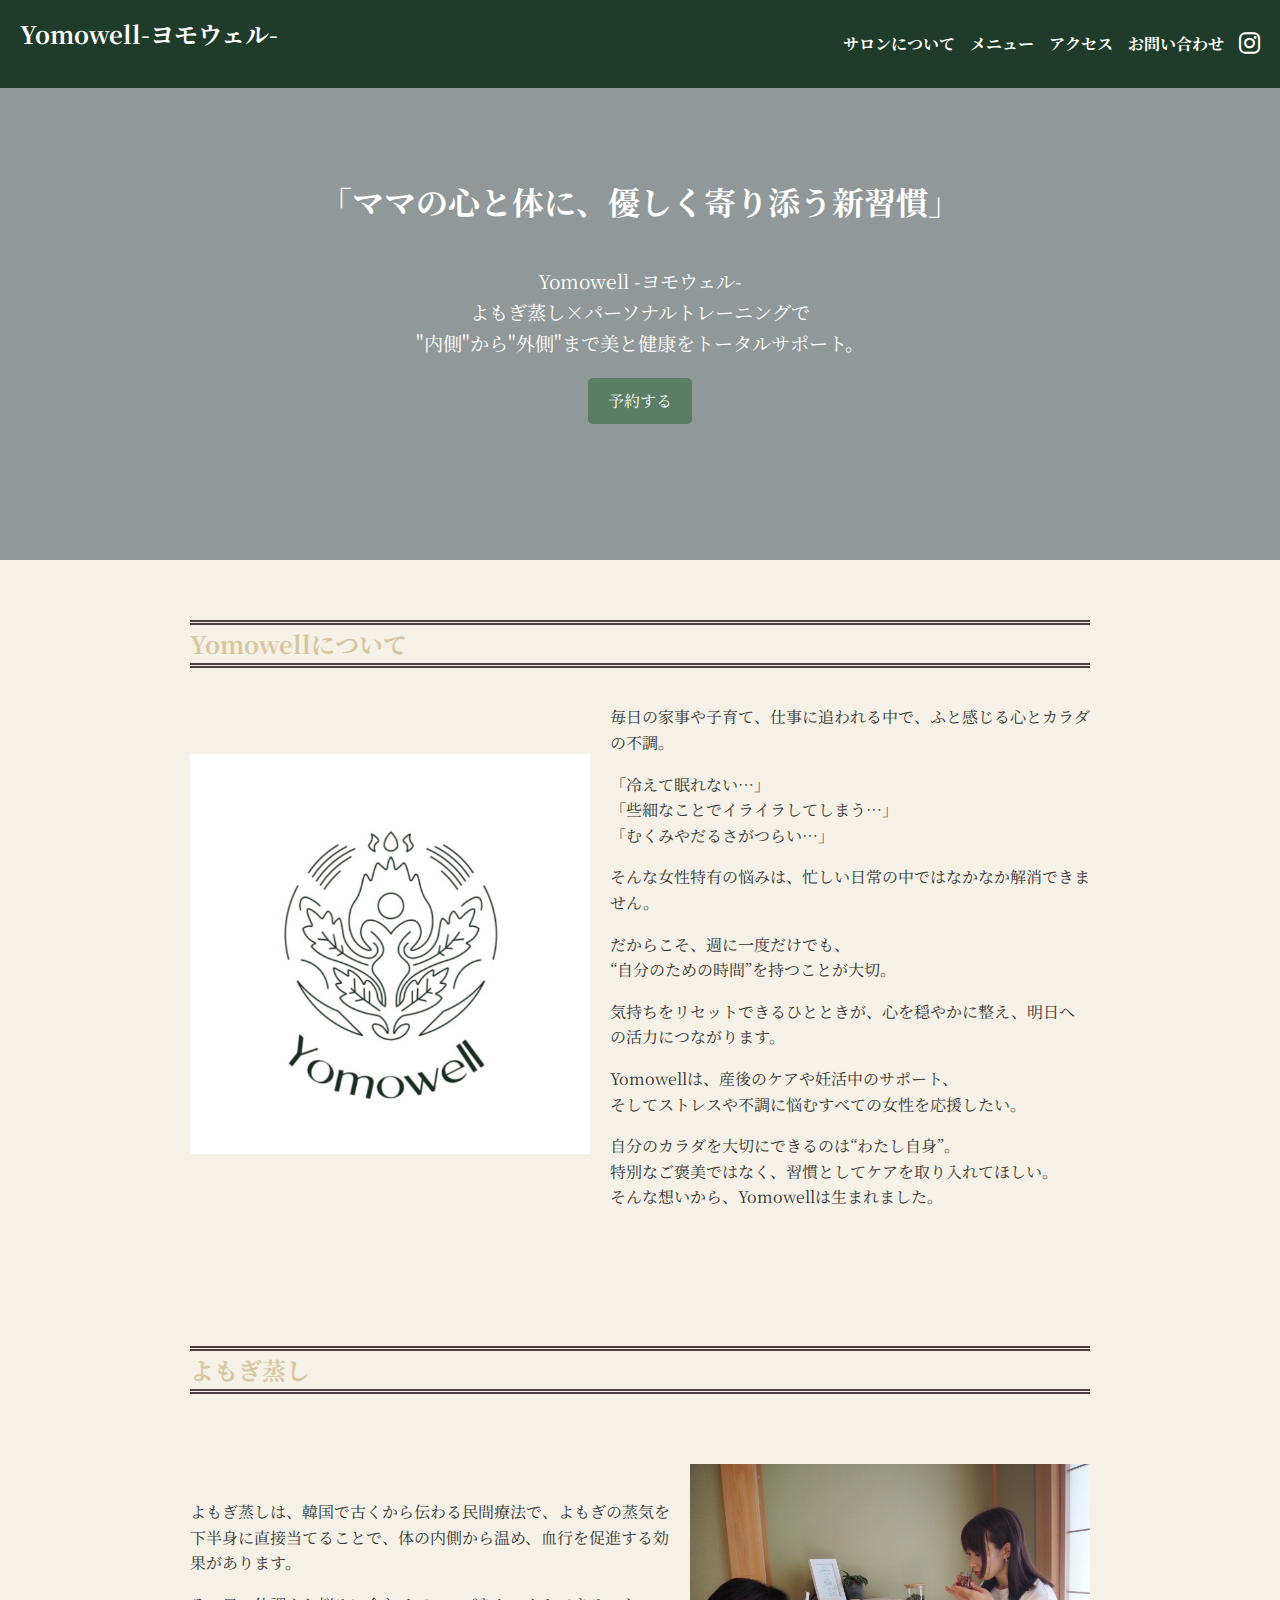
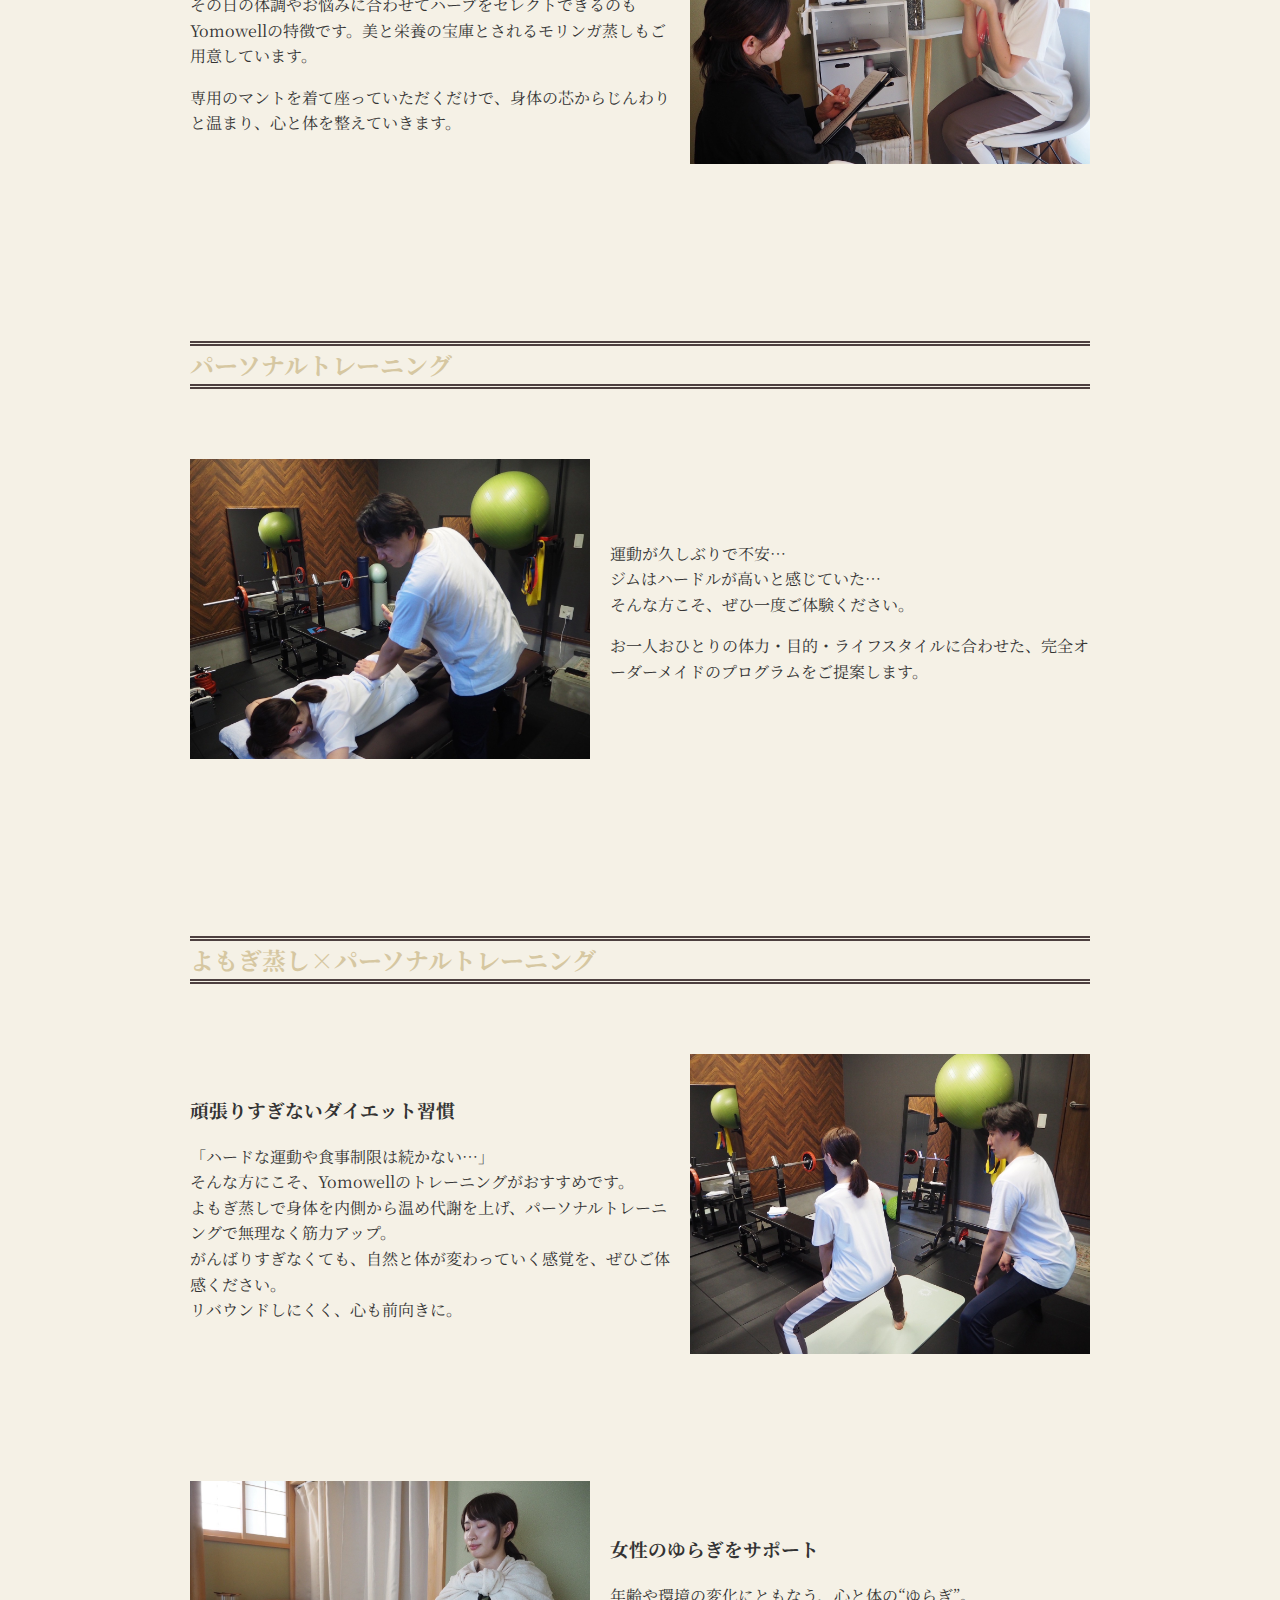
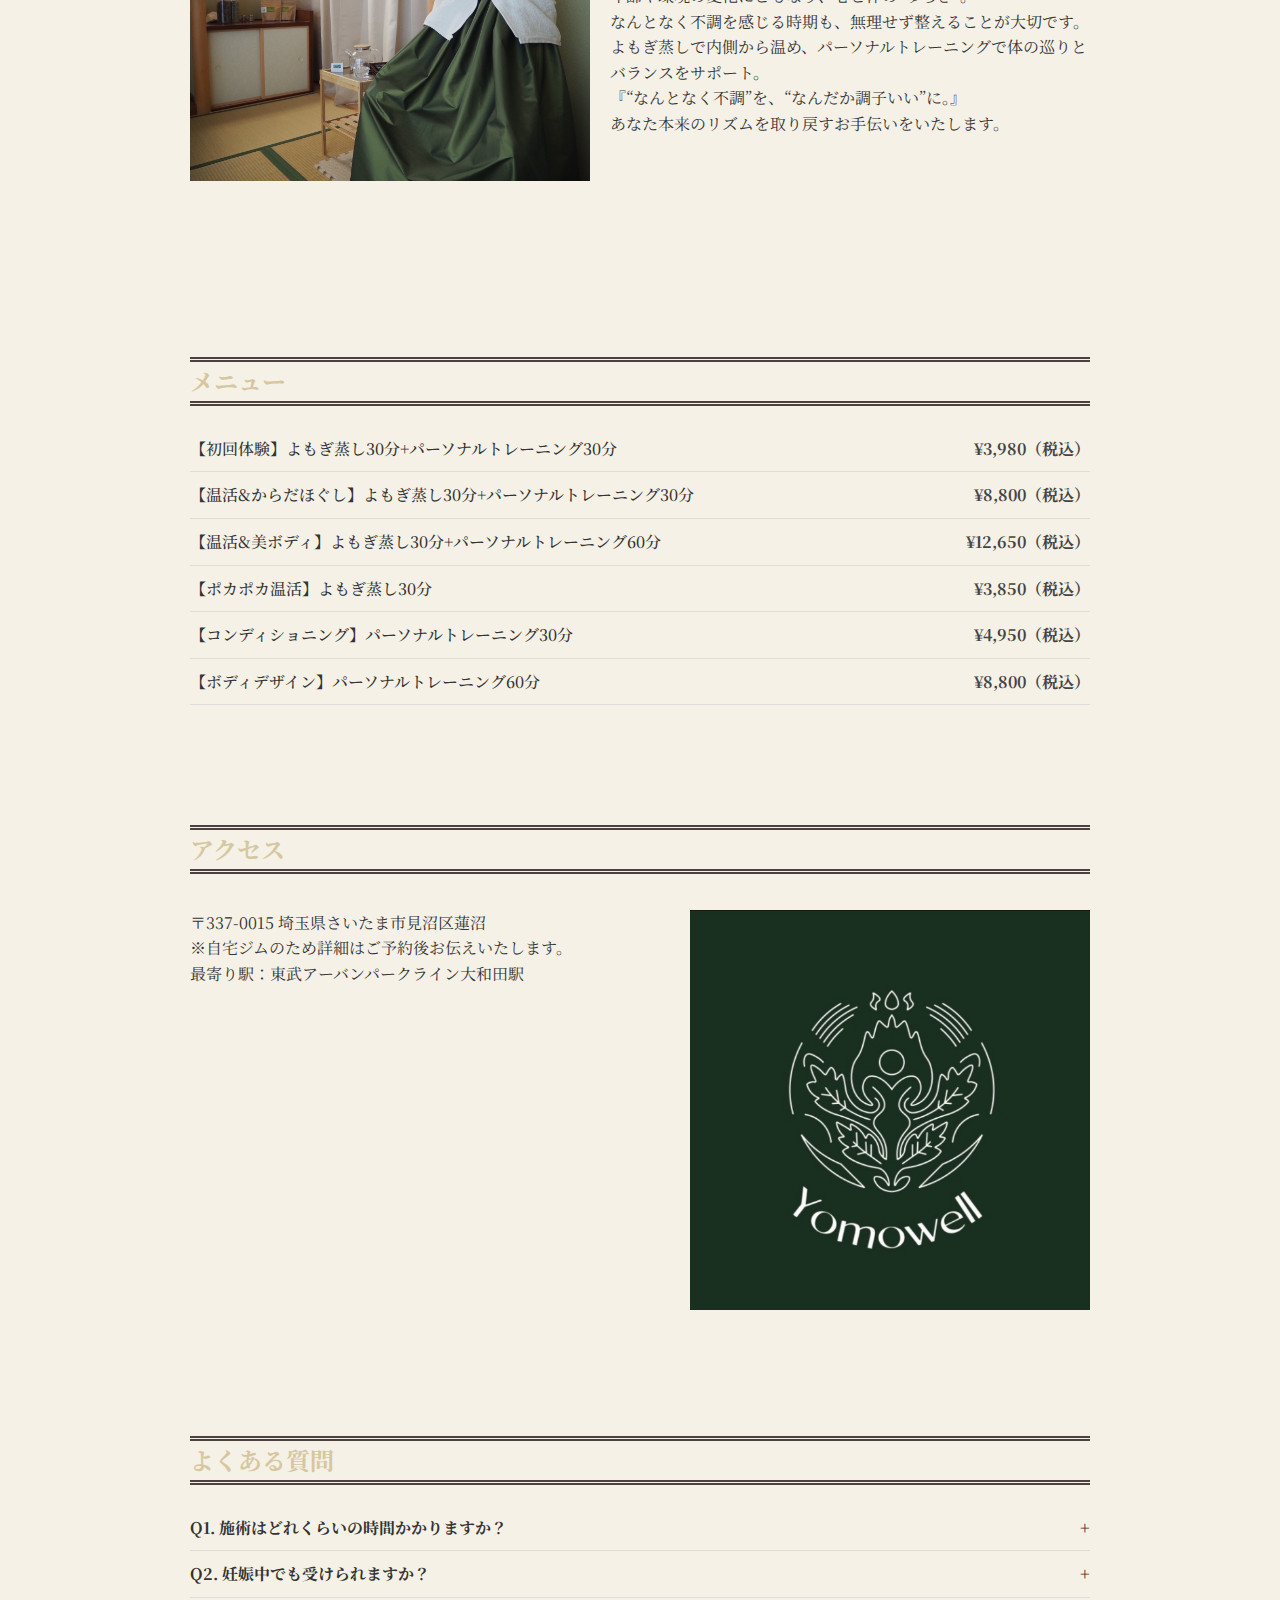
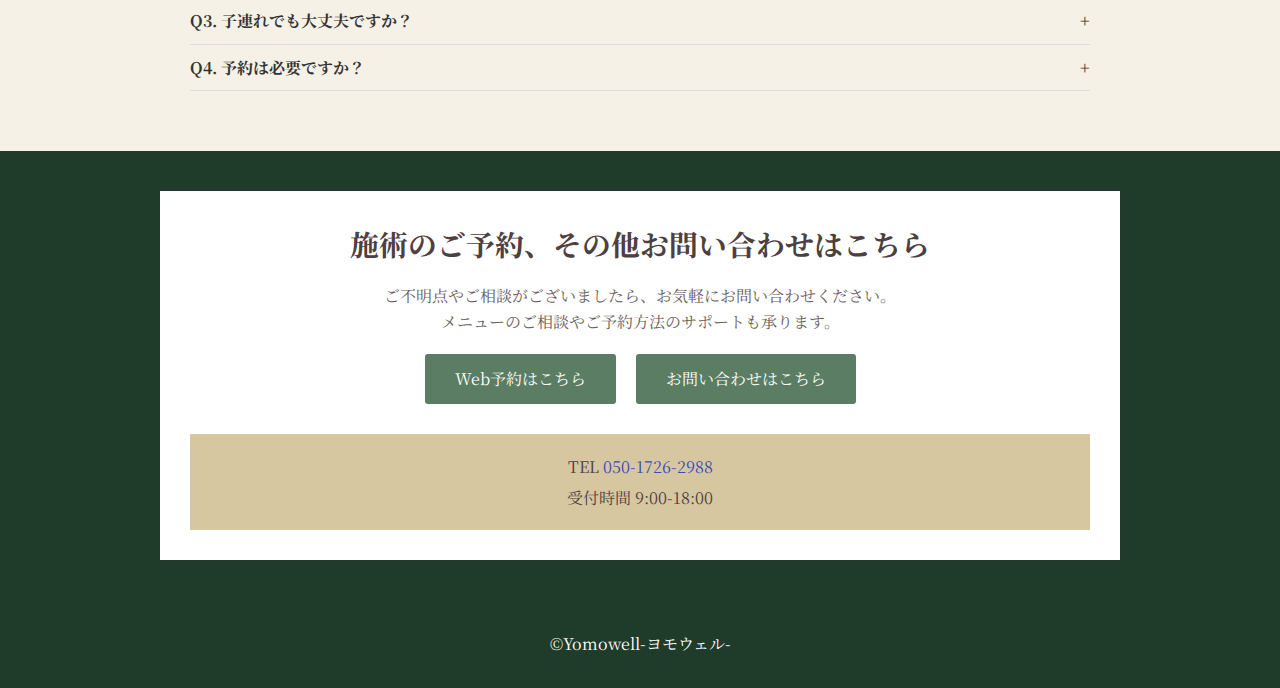
<file: ai.html>
<!DOCTYPE html>
<html lang="ja">
<head>
  <meta charset="UTF-8">
  <meta name="viewport" content="width=device-width, initial-scale=1.0">
  <title>Yomowell-ヨモウェル-</title>
  <link rel="stylesheet" href="ai.css">
  <link rel="stylesheet" href="https://cdnjs.cloudflare.com/ajax/libs/font-awesome/6.5.1/css/all.min.css">

</head>
<body>
  <!-- ヘッダー -->
  <header class="header">
    <h1 class="logo">Yomowell-ヨモウェル-</h1>
    <nav>
      <ul class="nav"> 
        <li><a href="#about">サロンについて</a></li>
        <li><a href="#menu">メニュー</a></li>
        <li><a href="#access">アクセス</a></li>
        <li><a href="#contact">お問い合わせ</a></li>
        <li><a href="https://www.instagram.com/yomowell_omiya?utm_source=ig_web_button_share_sheet&igsh=ZDNlZDc0MzIxNw=="><i class="fa-brands fa-instagram"></i></a></li>
      </ul>
    </nav>
  </header>

  <!-- メインビジュアル -->
  <section class="hero">
    <h2>「ママの心と体に、優しく寄り添う新習慣」</h2>
    <p>Yomowell -ヨモウェル- <br>よもぎ蒸し×パーソナルトレーニングで<br> "内側"から"外側"まで美と健康をトータルサポート。</p>
    <a href="#contact" class="btn">予約する</a>

  </section>

  <!-- サロンについて -->
  <section id="about" class="section">
    <div class="container">
        <h2>Yomowellについて</h2>
        <div class="about">
            <div class="about-left">
                <img src="images/logo-white.jpg" alt="よもぎ蒸し">
            </div>
            <div class="about-right">   
                <p>毎日の家事や子育て、仕事に追われる中で、ふと感じる心とカラダの不調。
                <p>「冷えて眠れない…」<br>「些細なことでイライラしてしまう…」<br>「むくみやだるさがつらい…」</p>
                <p>そんな女性特有の悩みは、忙しい日常の中ではなかなか解消できません。</p>
                <p>だからこそ、週に一度だけでも、<br>“自分のための時間”を持つことが大切。
                <p>気持ちをリセットできるひとときが、心を穏やかに整え、明日への活力につながります。</p>
                <p>Yomowellは、産後のケアや妊活中のサポート、<br>そしてストレスや不調に悩むすべての女性を応援したい。</p>
                <p>自分のカラダを大切にできるのは“わたし自身”。<br>特別なご褒美ではなく、習慣としてケアを取り入れてほしい。<br>そんな想いから、Yomowellは生まれました。</p>
            </div>  
        </div>
    </div>
  </section>
  <!-- よもぎ蒸しについて -->
  <section class="section">
    <div class="container">
        <h2>よもぎ蒸し</h2>
        <div class="yomogi">
            <div class="yomogi-left">
                <p>よもぎ蒸しは、韓国で古くから伝わる民間療法で、よもぎの蒸気を下半身に直接当てることで、体の内側から温め、血行を促進する効果があります。</p>
                <p>その日の体調やお悩みに合わせてハーブをセレクトできるのもYomowellの特徴です。美と栄養の宝庫とされるモリンガ蒸しもご用意しています。</p>
                <p>専用のマントを着て座っていただくだけで、身体の芯からじんわりと温まり、心と体を整えていきます。</p>
            </div>
            <div  class="yomogi-right">
                <img src="images/yomogi-counseling.jpg" alt="よもぎ蒸しのカウンセリング">
            </div>
        </div>
    </div>

  </section>
  <!-- パーソナルトレーニングについて -->
  <section class="section">
    <div class="container">
        <h2>パーソナルトレーニング</h2>
        <div class="training">
            <div class="training-left">
                <img src="images/personal1.jpg" alt="パーソナルトレーニング">
            </div>
            <div class="training-right">
                <p>運動が久しぶりで不安…<br>ジムはハードルが高いと感じていた…<br>そんな方こそ、ぜひ一度ご体験ください。</p>
                <p>お一人おひとりの体力・目的・ライフスタイルに合わせた、完全オーダーメイドのプログラムをご提案します。</p>
            </div>
        </div>
    </div>

  </section>
  <!-- よもぎ蒸し×パーソナルトレーニングについて -->
  <section class="section">
    <div class="container">
        <h2>よもぎ蒸し×パーソナルトレーニング</h2>
        <div class="combo1">
            <div class="combo1-left">
                <h3>頑張りすぎないダイエット習慣</h3>
                    <p>「ハードな運動や食事制限は続かない…」<br>そんな方にこそ、Yomowellのトレーニングがおすすめです。<br>よもぎ蒸しで身体を内側から温め代謝を上げ、パーソナルトレーニングで無理なく筋力アップ。<br> がんばりすぎなくても、自然と体が変わっていく感覚を、ぜひご体感ください。<br>リバウンドしにくく、心も前向きに。</p>            
            </div>
            <div class="combo1-right">
                <img src="images/personal2.jpg" alt="実際のトレーニングの様子">
            </div>
        </div>
        <div class="combo2">
            <div class="combo2-left">
                <img src="images/steamed-woman.jpg" alt="よもぎ蒸し">
            </div>
            <div class="combo2-right">
                <h3>女性のゆらぎをサポート</h3>
                    <p>年齢や環境の変化にともなう、心と体の“ゆらぎ”。<br>なんとなく不調を感じる時期も、無理せず整えることが大切です。<br>よもぎ蒸しで内側から温め、パーソナルトレーニングで体の巡りとバランスをサポート。<br>『“なんとなく不調”を、“なんだか調子いい”に。』<br>あなた本来のリズムを取り戻すお手伝いをいたします。</p>                
            </div> 
        </div>
    </div>

  </section>

  <!-- メニュー -->
  <section id="menu" class="section">
    <div class="container">
        <h2>メニュー</h2>
        <ul class="menu-list">
        <li>
            <span class="menu-name">【初回体験】よもぎ蒸し30分+パーソナルトレーニング30分</span>
            <span class="menu-price">¥3,980（税込）</span>
        </li>
        <li>
            <span class="menu-name">【温活&からだほぐし】よもぎ蒸し30分+パーソナルトレーニング30分</span>
            <span class="menu-price">¥8,800（税込）</span>
        </li>
        <li>
            <span class="menu-name">【温活&美ボディ】よもぎ蒸し30分+パーソナルトレーニング60分</span>
            <span class="menu-price">¥12,650（税込）</span>
        </li>
        <li>
            <span class="menu-name">【ポカポカ温活】よもぎ蒸し30分</span>
            <span class="menu-price">¥3,850（税込）</span>
        </li>
        <li>
            <span class="menu-name">【コンディショニング】パーソナルトレーニング30分</span>
            <span class="menu-price">¥4,950（税込）</span>
        </li>
        <li>
            <span class="menu-name">【ボディデザイン】パーソナルトレーニング60分</span>
            <span class="menu-price">¥8,800（税込）</span>
        </li>
        </ul>
    </div>
  </section>

  <!-- アクセス -->
  <section id="access" class="section"> 
    <div class="container">
        <h2>アクセス</h2>
        <div class="access">
            <div class="access-left">
                <p>〒337-0015 埼玉県さいたま市見沼区蓮沼<br>※自宅ジムのため詳細はご予約後お伝えいたします。<br>最寄り駅：東武アーバンパークライン大和田駅</p>
                <iframe src="https://www.google.com/maps/embed?pb=!1m14!1m8!1m3!1d12923.251345891535!2d139.661487!3d35.927081!3m2!1i1024!2i768!4f13.1!3m3!1m2!1s0x6018c0daaba486e7%3A0x1d386553804e5aa0!2z5pel5pys44CB44CSMzM3LTAwMTUg5Z-8546J55yM44GV44GE44Gf44G-5biC6KaL5rK85Yy66JOu5rK8!5e0!3m2!1sja!2sus!4v1757487398909!5m2!1sja!2sus" width="400" height="300" style="border:0;" allowfullscreen="" loading="lazy" referrerpolicy="no-referrer-when-downgrade"></iframe>
            </div>
            <div class="access-right">
                <img src="images/Yomowell-logo.jpg" alt="よもぎ蒸し×パーソナルトレーニングのプライベートサロン">
            </div>
        </div>
    </div>
  </section>
    <!-- FAQアコーディオン -->
  <html lang="ja">

    <div class="section">
        <div class="container">
            <h2>よくある質問</h2>
            <div class="faq-item">
                <div class="faq-question">Q1. 施術はどれくらいの時間かかりますか？</div>
                <div class="faq-answer">A. 施術内容によりますが、目安は60〜90分です。</div>
            </div>

            <div class="faq-item">
                <div class="faq-question">Q2. 妊娠中でも受けられますか？</div>
                <div class="faq-answer">A. 妊娠中の方も対応しておりますが、安定期以降をおすすめしています。</div>
            </div>

            <div class="faq-item">
                <div class="faq-question">Q3. 子連れでも大丈夫ですか？</div>
                <div class="faq-answer">A. お子様連れも歓迎しておりますのでご安心ください。</div>
            </div>
            
            <div class="faq-item">
                <div class="faq-question">Q4. 予約は必要ですか？</div>
                <div class="faq-answer">A. はい、完全予約制となっております。Webまたはお電話でご予約ください。</div>
            </div>
        </div>
    </div>

    <script>
        const questions = document.querySelectorAll(".faq-question");

        questions.forEach(q => {
        q.addEventListener("click", () => {
            q.classList.toggle("active");
            const answer = q.nextElementSibling;
            answer.classList.toggle("show");
        });
        });
    </script>





  <!-- お問い合わせ -->
  <section id="contact" class="contact">
    <div class="contact-container">
        <h2>施術のご予約、その他お問い合わせはこちら</h2>
        <p>ご不明点やご相談がございましたら、お気軽にお問い合わせください。<br>
        メニューのご相談やご予約方法のサポートも承ります。</p>
        <div class="contact-buttons">
            <a href="https://beauty.hotpepper.jp/kr/slnH000764234/?vos=cpshpborgmail140324001" class="contact-btn">Web予約はこちら</a>
            <a href="https://docs.google.com/forms/d/e/1FAIpQLSdR3mqJ_trUMQVut5VoklUPWBQ2Jq4Nh5SdSAEBTaOoORT2Rw/viewform" class="contact-btn">お問い合わせはこちら</a>
        </div>
        <div class="contact-info">
            <p>TEL <a href="tel:05017262988">050-1726-2988</a></p>
            <p>受付時間 9:00-18:00</p>
        </div>
    </div>
  </section>

  <!-- フッター -->
  <footer class="footer">
    <p>&copy;Yomowell-ヨモウェル-</p>
  </footer>
</body>
</html>
</file>
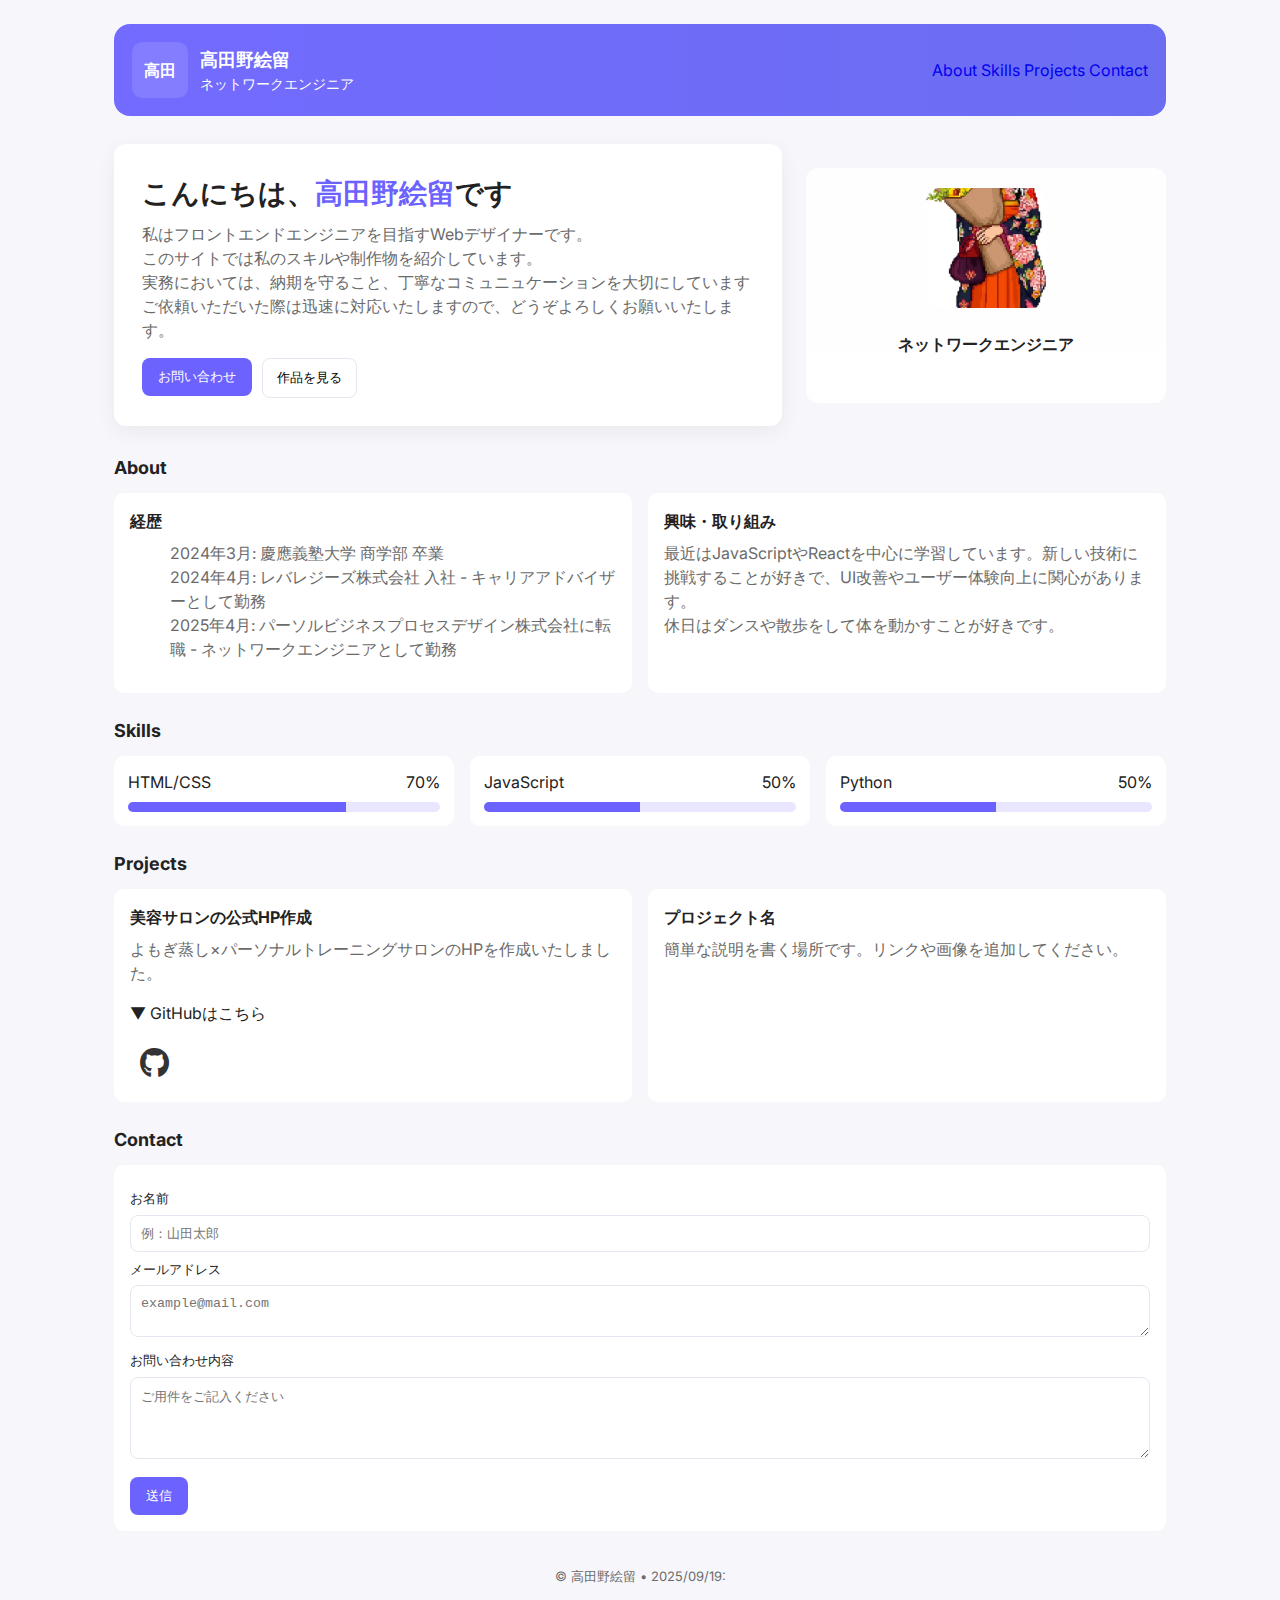
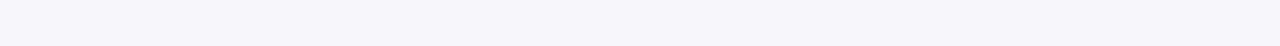
<file: self-intoroduction.html>
<!doctype html>
<html lang="ja">
<head>
  <meta charset="utf-8">
  <meta name="viewport" content="width=device-width,initial-scale=1">
  <title>高田野絵留 - 自己紹介</title>
  <link href="https://fonts.googleapis.com/css2?family=Inter:wght@300;400;600;700&display=swap" rel="stylesheet">
  <link rel="stylesheet" href="https://cdnjs.cloudflare.com/ajax/libs/font-awesome/6.4.0/css/all.min.css">

  <style>
    :root{
      --accent:#6C63FF;
      --muted:#6b6b6b;
      --bg:#f7f7fb;
      --card:#ffffff;
      --radius:12px;
      --max-width:1100px;
    }
    *{box-sizing:border-box}
    html,body{height:100%}
    body{
      margin:0;
      font-family:Inter, system-ui, -apple-system, "Segoe UI", Roboto, "Helvetica Neue", Arial;
      background:var(--bg);
      color:#222;
      -webkit-font-smoothing:antialiased;
      -moz-osx-font-smoothing:grayscale;
      line-height:1.5;
    }
    .site{max-width:var(--max-width);margin:0 auto;padding:24px}

    /* header */
    header{background:linear-gradient(90deg, rgba(108,99,255,0.95), rgba(99,102,241,0.95));color:white;border-radius:16px;padding:18px;margin-bottom:28px}
    .header-inner{display:flex;align-items:center;justify-content:space-between;gap:16px}
    .brand{display:flex;align-items:center;gap:12px}
    .logo{width:56px;height:56px;border-radius:10px;background:rgba(255,255,255,0.12);display:flex;align-items:center;justify-content:center;font-weight:700}
    .name{font-size:18px;font-weight:600}
    .header-list{display: inline-block;text-decoration:none;}
    .nav{display:flex;gap:12px}
    .nav a{color:rgba(255,255,255,0.92);text-decoration:none;padding:8px 10px;border-radius:8px}
    .nav a:hover{background:rgba(255,255,255,0.08)}

    /* hero */
    .hero{display:grid;grid-template-columns:1fr 360px;gap:24px;align-items:center;margin-bottom:28px}
    .intro{background:var(--card);padding:28px;border-radius:var(--radius);box-shadow:0 6px 20px rgba(20,20,40,0.06)}
    .intro h1{margin:0 0 8px;font-size:28px}
    .intro p.lead{margin:0;color:var(--muted)}
    .profile-card{background:linear-gradient(180deg, rgba(255,255,255,0.9), rgba(255,255,255,0.95));padding:20px;border-radius:var(--radius);text-align:center}
    .avatar{width:120px;height:120px;border-radius:14px;background:var(--bg);display:inline-block;margin-bottom:12px;background-image:url('images/noeru-logo.jpg');background-size:cover;background-position:center}
    .title{font-weight:600;margin:6px 0}
    .meta{color:white;font-size:14px}

    /* sections */
    section{margin-bottom:24px}
    .section-title{font-size:18px;margin:0 0 12px}
    .cards{display:grid;grid-template-columns:repeat(auto-fit,minmax(220px,1fr));gap:16px}

    /* skills */
    .skill{background:var(--card);padding:14px;border-radius:10px}
    .skill .bar{height:10px;background:#e9e7ff;border-radius:8px;overflow:hidden}
    .skill .bar > span{display:block;height:100%;background:var(--accent)}

    /* projects */
    .project{background:var(--card);padding:16px;border-radius:10px;min-height:120px}
    .social-link {font-size: 30px; color: #333; margin: 0 10px; transition: color 0.3s, transform 0.3s;}

    .social-link:hover {color: #4078c0; transform: scale(1.2);}


    /* contact */
    .contact{background:var(--card);padding:16px;border-radius:10px}
    label{display:block;font-size:13px;margin:8px 0 6px}
    input[type=text],textarea{width:100%;padding:10px;border-radius:8px;border:1px solid #e6e6f0}
    button.primary{background:var(--accent);color:white;border:none;padding:10px 16px;border-radius:8px;cursor:pointer}

    footer{color:var(--muted);font-size:13px;text-align:center;margin:36px 0}

    /* responsive */
    @media (max-width:880px){
      .hero{grid-template-columns:1fr;}
      .header-inner{flex-direction:column;align-items:flex-start}
      nav{width:100%;display:flex;overflow:auto}
    }

    /* helper comments inside code: replace content marked with TODO */
  </style>
</head>
<body>
  <div class="site">
    <header>
      <div class="header-inner">
        <div class="brand">
          <div class="logo">高田</div>
          <div>
            <div class="name">高田野絵留</div>
            <div class="meta">ネットワークエンジニア</div>
          </div>
        </div>

        <nav aria-label="メインナビ">
          <a class="header-list" href="#about">About</a>
          <a class="header-list"  href="#skills">Skills</a>
          <a class="header-list"  href="#projects">Projects</a>
          <a class="header-list"  href="#contact">Contact</a>
        </nav>
      </div>
    </header>

    <main>
      <section class="hero">
        <div class="intro">
          <h1>こんにちは、<span style="color:var(--accent)">高田野絵留</span>です</h1>
          <p class="lead">私はフロントエンドエンジニアを目指すWebデザイナーです。<br>このサイトでは私のスキルや制作物を紹介しています。<br>実務においては、納期を守ること、丁寧なコミュニュケーションを大切にしています<br> ご依頼いただいた際は迅速に対応いたしますので、どうぞよろしくお願いいたします。</p>
          <div style="margin-top:16px;display:flex;gap:10px;flex-wrap:wrap">
            <a class="primary" href="#contact" style="text-decoration:none"><button class="primary">お問い合わせ</button></a>
            <a href="#projects" style="text-decoration:none"><button style="padding:10px 14px;border-radius:8px;border:1px solid #e6e6f0;background:white">作品を見る</button></a>
          </div>
        </div>

        <aside class="profile-card" aria-label="プロフィールカード">
          <div class="avatar"></div>
          <div class="title">ネットワークエンジニア</div>
          <div class="meta">神奈川県川崎市（080-6226-1060）</div>
        </aside>
      </section>

      <section id="about">
        <h3 class="section-title">About</h3>
        <div class="cards">
          <div class="project"> <!-- Aboutカードその1: 自己紹介詳細 -->
            <strong>経歴</strong>
            <ul style="margin-top:8px;color:var(--muted);list-style: none;">
              <li>2024年3月: 慶應義塾大学 商学部 卒業</li>
              <li>2024年4月: レバレジーズ株式会社 入社 - キャリアアドバイザーとして勤務</li>
              <li>2025年4月: パーソルビジネスプロセスデザイン株式会社に転職 - ネットワークエンジニアとして勤務</li>
            </ul>
          </div>

          <div class="project"> <!-- Aboutカード2: 興味 -->
            <strong>興味・取り組み</strong>
            <p style="margin-top:8px;color:var(--muted)">最近はJavaScriptやReactを中心に学習しています。新しい技術に挑戦することが好きで、UI改善やユーザー体験向上に関心があります。<br> 休日はダンスや散歩をして体を動かすことが好きです。</p>
          </div>
        </div>
      </section>

      <section id="skills">
        <h3 class="section-title">Skills</h3>
        <div class="cards">
          <div class="skill">
            <div style="display:flex;justify-content:space-between"><div>HTML/CSS</div><div>70%</div></div>
            <div class="bar" style="margin-top:8px"><span style="width:70%"></span></div>
          </div>

          <div class="skill">
            <div style="display:flex;justify-content:space-between"><div>JavaScript</div><div>50%</div></div>
            <div class="bar" style="margin-top:8px"><span style="width:50%"></span></div>
          </div>

          <div class="skill">
            <div style="display:flex;justify-content:space-between"><div>Python</div><div>50%</div></div>
            <div class="bar" style="margin-top:8px"><span style="width:50%"></span></div>
          </div>
        </div>
      </section>

      <section id="projects">
        <h3 class="section-title">Projects</h3>
        <div class="cards">
          <div class="project">
            <strong>美容サロンの公式HP作成</strong>
            <p style="margin-top:8px;color:var(--muted)">よもぎ蒸し×パーソナルトレーニングサロンのHPを作成いたしました。</p>
            <div class="social-links">
              <p>▼ GitHubはこちら</p>
              <a href="https://github.com/Noelle-code" target="_blank" class="social-link">
                <i class="fab fa-github"></i>
              </a>
            </div>            
          </div>

          <div class="project">
            <strong>プロジェクト名</strong>
            <p style="margin-top:8px;color:var(--muted)">簡単な説明を書く場所です。リンクや画像を追加してください。</p>
          </div>
        </div>
      </section>

      <section id="contact">
        <h3 class="section-title">Contact</h3>
        <div class="contact">
          <form action="https://docs.google.com/forms/u/0/d/e/1FAIpQLSfwUp_yFd5wJCghq-uwgoYeMqFaen8NZ5qx3J2GRtWVnbQmbg/formResponse" method="POST" target="_blank">
          <label>お名前</label>
          <input type="text" name="entry.1188466523" placeholder="例：山田太郎" required>

          <label>メールアドレス</label>
          <textarea type="email" name="entry.1372509045" placeholder="example@mail.com" required></textarea>

          <label>お問い合わせ内容</label>
          <textarea name="entry.1429437443" rows="4" placeholder="ご用件をご記入ください" required></textarea>

          <div style="margin-top:12px">
            <button class="primary" type="submit">送信</button>
        </form>
      </section>

    </main>

    <footer>
      © 高田野絵留 • 2025/09/19: <!-- TODO: 日付を入れてね -->
    </footer>
  </div>

  <!-- ここは編集用メモ: 使い方 -->
  <!-- TODO: 1) "あなたの名前" を置き換える 2) アバター画像を .avatar に background-image で画像を指定 3) Projects に画像やリンクを追加 -->
</body>
</html>
</file>
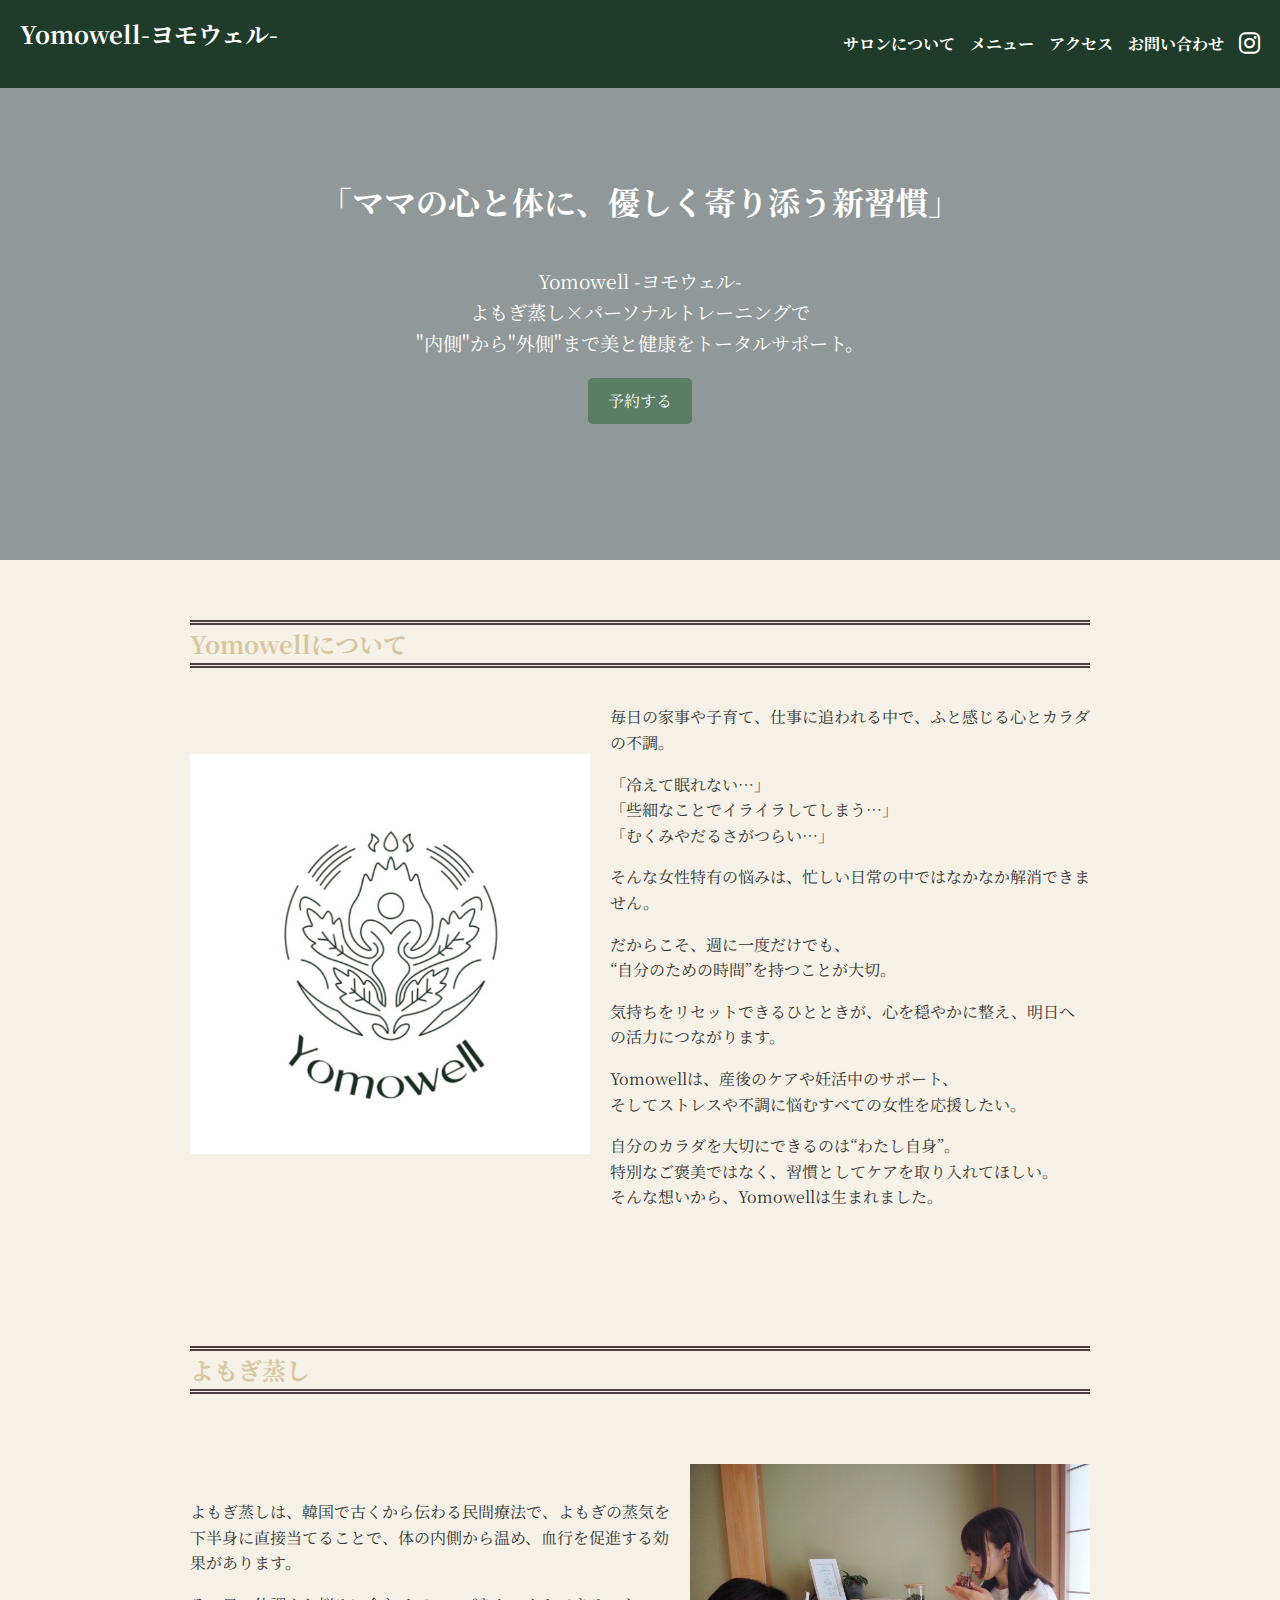
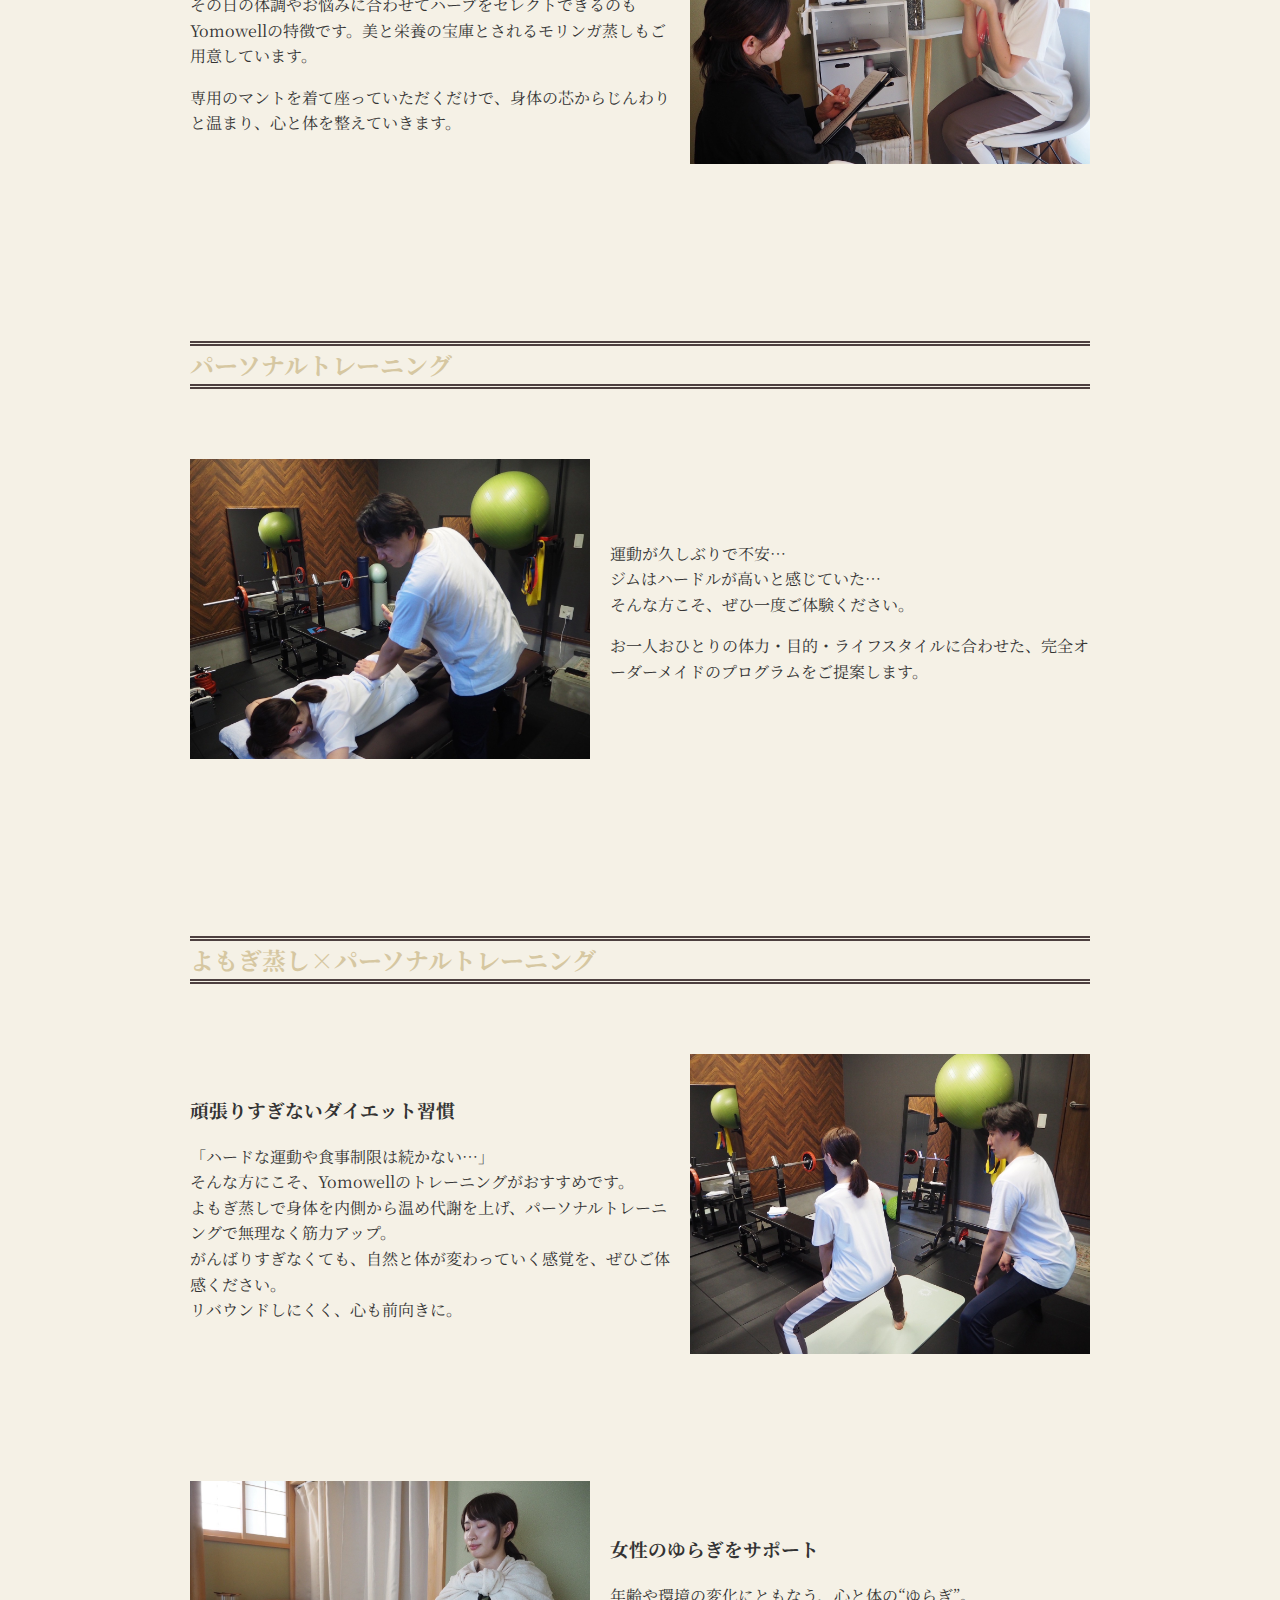
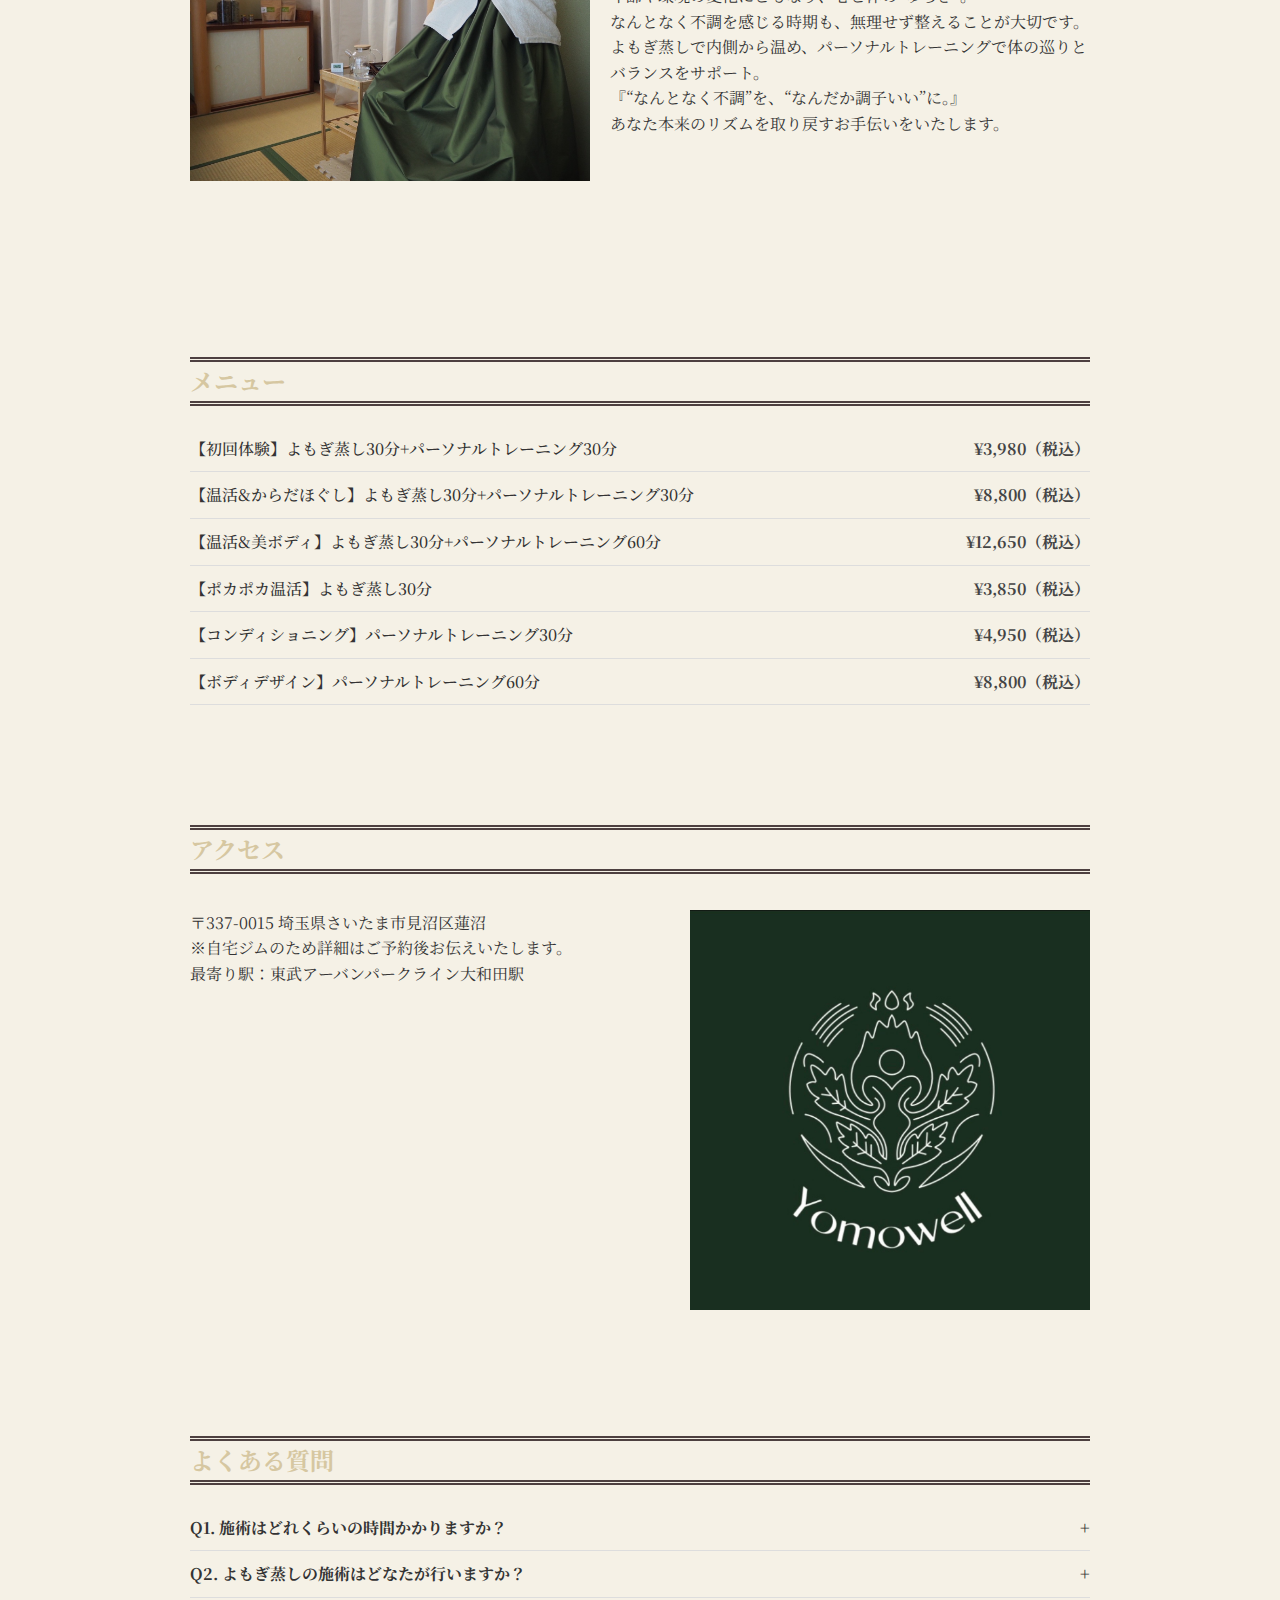
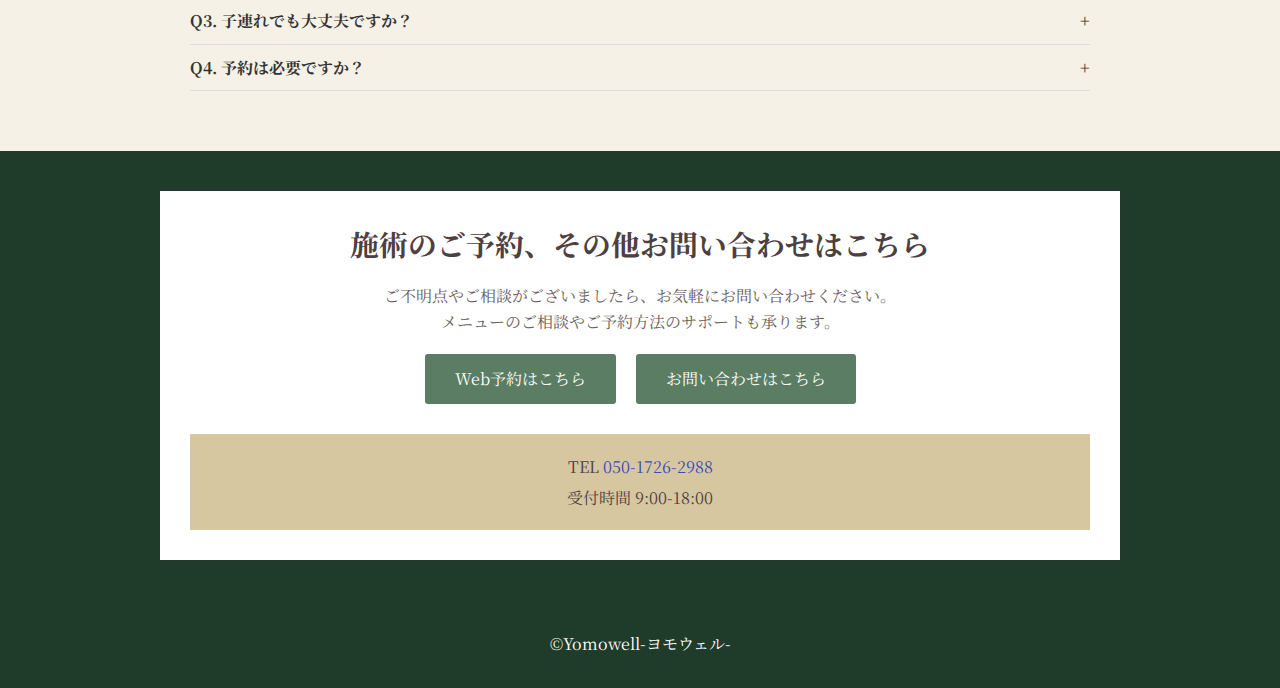
<file: Yomowell.html>
<!DOCTYPE html>
<html lang="ja">
<head>
  <meta charset="UTF-8">
  <meta name="viewport" content="width=device-width, initial-scale=1.0">
  <title>Yomowell-ヨモウェル-</title>
  <link rel="stylesheet" href="Yomowell.css">
  <link rel="stylesheet" href="https://cdnjs.cloudflare.com/ajax/libs/font-awesome/6.5.1/css/all.min.css">

</head>
<body>
  <!-- ヘッダー -->
  <header class="header">
    <h1 class="logo">Yomowell-ヨモウェル-</h1>
    <nav>
      <ul class="nav"> 
        <li><a href="#about">サロンについて</a></li>
        <li><a href="#menu">メニュー</a></li>
        <li><a href="#access">アクセス</a></li>
        <li><a href="#contact">お問い合わせ</a></li>
        <li><a href="https://www.instagram.com/yomowell_omiya?utm_source=ig_web_button_share_sheet&igsh=ZDNlZDc0MzIxNw=="><i class="fa-brands fa-instagram"></i></a></li>
      </ul>
    </nav>
  </header>

  <!-- メインビジュアル -->
  <section class="hero">
    <h2>「ママの心と体に、優しく寄り添う新習慣」</h2>
    <p>Yomowell -ヨモウェル- <br>よもぎ蒸し×パーソナルトレーニングで<br> "内側"から"外側"まで美と健康をトータルサポート。</p>
    <a href="#contact" class="btn">予約する</a>

  </section>

  <!-- サロンについて -->
  <section id="about" class="section">
    <div class="container">
        <h2>Yomowellについて</h2>
        <div class="about">
            <div class="about-left">
                <img src="images/logo-white.jpg" alt="よもぎ蒸し">
            </div>
            <div class="about-right">   
                <p>毎日の家事や子育て、仕事に追われる中で、ふと感じる心とカラダの不調。
                <p>「冷えて眠れない…」<br>「些細なことでイライラしてしまう…」<br>「むくみやだるさがつらい…」</p>
                <p>そんな女性特有の悩みは、忙しい日常の中ではなかなか解消できません。</p>
                <p>だからこそ、週に一度だけでも、<br>“自分のための時間”を持つことが大切。
                <p>気持ちをリセットできるひとときが、心を穏やかに整え、明日への活力につながります。</p>
                <p>Yomowellは、産後のケアや妊活中のサポート、<br>そしてストレスや不調に悩むすべての女性を応援したい。</p>
                <p>自分のカラダを大切にできるのは“わたし自身”。<br>特別なご褒美ではなく、習慣としてケアを取り入れてほしい。<br>そんな想いから、Yomowellは生まれました。</p>
            </div>  
        </div>
    </div>
  </section>
  <!-- よもぎ蒸しについて -->
  <section class="section">
    <div class="container">
        <h2>よもぎ蒸し</h2>
        <div class="yomogi">
            <div class="yomogi-left">
                <p>よもぎ蒸しは、韓国で古くから伝わる民間療法で、よもぎの蒸気を下半身に直接当てることで、体の内側から温め、血行を促進する効果があります。</p>
                <p>その日の体調やお悩みに合わせてハーブをセレクトできるのもYomowellの特徴です。美と栄養の宝庫とされるモリンガ蒸しもご用意しています。</p>
                <p>専用のマントを着て座っていただくだけで、身体の芯からじんわりと温まり、心と体を整えていきます。</p>
            </div>
            <div  class="yomogi-right">
                <img src="images/yomogi-counseling.jpg" alt="よもぎ蒸しのカウンセリング">
            </div>
        </div>
    </div>

  </section>
  <!-- パーソナルトレーニングについて -->
  <section class="section">
    <div class="container">
        <h2>パーソナルトレーニング</h2>
        <div class="training">
            <div class="training-left">
                <img src="images/personal1.jpg" alt="パーソナルトレーニング">
            </div>
            <div class="training-right">
                <p>運動が久しぶりで不安…<br>ジムはハードルが高いと感じていた…<br>そんな方こそ、ぜひ一度ご体験ください。</p>
                <p>お一人おひとりの体力・目的・ライフスタイルに合わせた、完全オーダーメイドのプログラムをご提案します。</p>
            </div>
        </div>
    </div>

  </section>
  <!-- よもぎ蒸し×パーソナルトレーニングについて -->
  <section class="section">
    <div class="container">
        <h2>よもぎ蒸し×パーソナルトレーニング</h2>
        <div class="combo1">
            <div class="combo1-left">
                <h3>頑張りすぎないダイエット習慣</h3>
                    <p>「ハードな運動や食事制限は続かない…」<br>そんな方にこそ、Yomowellのトレーニングがおすすめです。<br>よもぎ蒸しで身体を内側から温め代謝を上げ、パーソナルトレーニングで無理なく筋力アップ。<br> がんばりすぎなくても、自然と体が変わっていく感覚を、ぜひご体感ください。<br>リバウンドしにくく、心も前向きに。</p>            
            </div>
            <div class="combo1-right">
                <img src="images/personal2.jpg" alt="実際のトレーニングの様子">
            </div>
        </div>
        <div class="combo2">
            <div class="combo2-left">
                <img src="images/steamed-woman.jpg" alt="よもぎ蒸し">
            </div>
            <div class="combo2-right">
                <h3>女性のゆらぎをサポート</h3>
                    <p>年齢や環境の変化にともなう、心と体の“ゆらぎ”。<br>なんとなく不調を感じる時期も、無理せず整えることが大切です。<br>よもぎ蒸しで内側から温め、パーソナルトレーニングで体の巡りとバランスをサポート。<br>『“なんとなく不調”を、“なんだか調子いい”に。』<br>あなた本来のリズムを取り戻すお手伝いをいたします。</p>                
            </div> 
        </div>
    </div>

  </section>

  <!-- メニュー -->
  <section id="menu" class="section">
    <div class="container">
        <h2>メニュー</h2>
        <ul class="menu-list">
        <li>
            <span class="menu-name">【初回体験】よもぎ蒸し30分+パーソナルトレーニング30分</span>
            <span class="menu-price">¥3,980（税込）</span>
        </li>
        <li>
            <span class="menu-name">【温活&からだほぐし】よもぎ蒸し30分+パーソナルトレーニング30分</span>
            <span class="menu-price">¥8,800（税込）</span>
        </li>
        <li>
            <span class="menu-name">【温活&美ボディ】よもぎ蒸し30分+パーソナルトレーニング60分</span>
            <span class="menu-price">¥12,650（税込）</span>
        </li>
        <li>
            <span class="menu-name">【ポカポカ温活】よもぎ蒸し30分</span>
            <span class="menu-price">¥3,850（税込）</span>
        </li>
        <li>
            <span class="menu-name">【コンディショニング】パーソナルトレーニング30分</span>
            <span class="menu-price">¥4,950（税込）</span>
        </li>
        <li>
            <span class="menu-name">【ボディデザイン】パーソナルトレーニング60分</span>
            <span class="menu-price">¥8,800（税込）</span>
        </li>
        </ul>
    </div>
  </section>

  <!-- アクセス -->
  <section id="access" class="section"> 
    <div class="container">
        <h2>アクセス</h2>
        <div class="access">
            <div class="access-left">
                <p>〒337-0015 埼玉県さいたま市見沼区蓮沼<br>※自宅ジムのため詳細はご予約後お伝えいたします。<br>最寄り駅：東武アーバンパークライン大和田駅</p>
                <iframe src="https://www.google.com/maps/embed?pb=!1m14!1m8!1m3!1d12923.251345891535!2d139.661487!3d35.927081!3m2!1i1024!2i768!4f13.1!3m3!1m2!1s0x6018c0daaba486e7%3A0x1d386553804e5aa0!2z5pel5pys44CB44CSMzM3LTAwMTUg5Z-8546J55yM44GV44GE44Gf44G-5biC6KaL5rK85Yy66JOu5rK8!5e0!3m2!1sja!2sus!4v1757487398909!5m2!1sja!2sus" width="400" height="300" style="border:0;" allowfullscreen="" loading="lazy" referrerpolicy="no-referrer-when-downgrade"></iframe>
            </div>
            <div class="access-right">
                <img src="images/Yomowell-logo.jpg" alt="よもぎ蒸し×パーソナルトレーニングのプライベートサロン">
            </div>
        </div>
    </div>
  </section>
    <!-- FAQアコーディオン -->
  <html lang="ja">

    <div class="section">
        <div class="container">
            <h2>よくある質問</h2>
            <div class="faq-item">
                <div class="faq-question">Q1. 施術はどれくらいの時間かかりますか？</div>
                <div class="faq-answer">A. 施術内容により異なりますので、メニューをご覧ください。</div>
            </div>

            <div class="faq-item">
                <div class="faq-question">Q2. よもぎ蒸しの施術はどなたが行いますか？</div>
                <div class="faq-answer">A. 女性スタッフが担当させていただきますので安心してご来店ください。</div>
            </div>

            <div class="faq-item">
                <div class="faq-question">Q3. 子連れでも大丈夫ですか？</div>
                <div class="faq-answer">A. お子様連れも歓迎しておりますのでご安心ください。</div>
            </div>

            <div class="faq-item">
                <div class="faq-question">Q4. 予約は必要ですか？</div>
                <div class="faq-answer">A. はい、完全予約制となっております。Webまたはお電話でご予約ください。</div>
            </div>
        </div>
    </div>

    <script>
        const questions = document.querySelectorAll(".faq-question");

        questions.forEach(q => {
        q.addEventListener("click", () => {
            q.classList.toggle("active");
            const answer = q.nextElementSibling;
            answer.classList.toggle("show");
        });
        });
    </script>





  <!-- お問い合わせ -->
  <section id="contact" class="contact">
    <div class="contact-container">
        <h2>施術のご予約、その他お問い合わせはこちら</h2>
        <p>ご不明点やご相談がございましたら、お気軽にお問い合わせください。<br>
        メニューのご相談やご予約方法のサポートも承ります。</p>
        <div class="contact-buttons">
            <a href="https://beauty.hotpepper.jp/kr/slnH000764234/?vos=cpshpborgmail140324001" class="contact-btn">Web予約はこちら</a>
            <a href="https://docs.google.com/forms/d/e/1FAIpQLSdR3mqJ_trUMQVut5VoklUPWBQ2Jq4Nh5SdSAEBTaOoORT2Rw/viewform" class="contact-btn">お問い合わせはこちら</a>
        </div>
        <div class="contact-info">
            <p>TEL <a href="tel:05017262988">050-1726-2988</a></p>
            <p>受付時間 9:00-18:00</p>
        </div>
    </div>
  </section>

  <!-- フッター -->
  <footer class="footer">
    <p>&copy;Yomowell-ヨモウェル-</p>
  </footer>
</body>
</html>
</file>
<file: ai.css>
@import url('https://fonts.googleapis.com/css?family=Noto+Serif+JP&display=swap');
/* ベース設定 */

body {
  font-family: 'Noto Serif JP', sans-serif;
  margin: 0;
  padding: 0;
  line-height: 1.6;
  color: #333;
}

h1, h2 {
  margin: 0 0 20px;
}

/* ヘッダー */
.header {
  background:#1F3B2A;
  color: white;
  padding: 15px 20px;
  display: flex;
  justify-content: space-between;
  align-items: center;
  position:fixed;
  width:100%;
  top: 0px;
  left: 0px;
  z-index: 10;
}

.logo {
  font-size: 1.5rem;
}

.nav {
  list-style: none;
  display: flex;
  gap: 15px;
  margin: 0;
  padding: 0 40px;
}

.nav a {
  color: white;
  text-decoration: none;
  font-weight: bold;
  display: flex;          /* アイコンと文字を縦中央に */
  align-items: center;
}

.nav i {
  font-size: 1.5rem; /* アイコンの大きさ */
  color: white;      /* 白で表示 */
  display: inline-block; /* 潰れ防止 */
}





/* メインビジュアル */
.hero {
    position:relative;
  background: url("https://cdn.pixabay.com/photo/2016/12/17/18/51/spices-1914130_1280.jpg") center/cover no-repeat;
  color: white;
  text-align: center;
  padding: 200px 20px 160px 20px;
  height: 200px;
  flex-direction: column;
  justify-content: center;
  align-items: center;
  display: flex;
  color: #fff;
}
.hero::before {
  content: "";
  position: absolute;
  top: 0;
  left: 0;
  width: 100%;
  height: 100%;
  background: rgba(34, 49, 52, 0.5); /* 半透明のオーバーレイ */
  z-index: 1;
}
.hero h2,
.hero p,
.hero .btn {
  position: relative;
  z-index: 2; /* オーバーレイより前に表示 */
}   
.hero h2 {
  font-size: 2rem;
}

.hero p {
  font-size: 1.2rem;
  margin-bottom: 20px;
}

.btn {
  display: inline-block;
  padding: 10px 20px;
  background: #5A7D63; /* リーフグリーン */
  color: #fff;
  text-decoration: none;
  border-radius: 5px;
  transition: all 0.3s ease;
}

.btn:hover {
  background: #EFA8A8; /* ピンク */
}
/* セクション共通 */
.section {
  padding: 60px 20px;
  background-color: #f5f1e6;
}
.section h2{
    color:#d6c7a1;
    border-top:5px double #4d4040 ;
    border-bottom: 5px double #4d4040;
}

.section .container {
  max-width: 900px;
  margin: auto;
}

/* サロン紹介セクション */
.about {
  display: flex;
  gap: 20px; /* 左右の余白 */
  align-items: center; /* 縦方向中央揃え */
  margin-top: 20px;
}
.about-left img{
    width: 400px;
    height: 400px;
    object-fit: contain;
}

/* よもぎ蒸しセクション */
.yomogi {
  display: flex;
  gap: 20px; /* 左右の余白 */
  align-items: center; /* 縦方向中央揃え */
  margin-top: 20px;
}
.yomogi-right img{
    width: 400px;
    height: 400px;
    object-fit: contain;
}
/* パーソナルトレーニングセクション */
.training {
  display: flex;
  gap: 20px; /* 左右の余白 */
  align-items:center; /* 縦方向上揃え */
  margin-top: 20px;
}
.training-left img{
    width: 400px;
    height: 400px;
    object-fit: contain;
}
/* よもぎ蒸し×パーソナルトレーニングセクション */
.combo1 {
  display: flex;
  gap: 20px; /* 左右の余白 */
  align-items: center; /* 縦方向中央揃え */
  margin-top: 20px;
}
.combo2 {
  display: flex;
  gap: 20px; /* 左右の余白 */
  align-items: center; /* 縦方向中央揃え */
  margin-top: 20px;
}

.combo1-right img{
    width: 400px;
    height: 400px;
    object-fit: contain;
}
.combo2-left img{
    width: 400px;
    height: 400px;
    object-fit: contain;
}



/* メニューセクション */

.menu-list {
  list-style: none;
  padding: 0;
  margin: 0;
}

.menu-list li {
  display: flex;
  justify-content: space-between; /* 左右に振り分け */
  padding: 10px 0;
  border-bottom: 1px solid #ddd;
}

.menu-name {
  font-weight: 500;
}

.menu-price {
  font-weight: bold;
  color: #444;
  white-space: nowrap; /* 改行防止 */
}
/* FAQセクション */

.faq {
max-width: 900px;
margin: 20px auto;
font-family: sans-serif;
background-color: #f5f1e6;
}

.faq-item {
border-bottom: 1px solid #ddd;
padding: 10px 0;
}

.faq-question {
cursor: pointer;
font-weight: bold;
position: relative;
}

.faq-question::after {
content: "+";
position: absolute;
right: 0;
transition: transform 0.3s;
}

.faq-question.active::after {
content: "-";
}

.faq-answer {
display: none;
padding: 10px 0;
color: #555;
}

.faq-answer.show {
display: block;
}

/*アクセスセクション*/
.access{
  display: flex;
  justify-content: space-between; /* 左右に配置 */
  gap: 20px;                      /* 余白 */
}

.access-left {
  flex: 1; /* 左側を広めに */
}

.access-right {
  flex: 0 0 auto; /* ロゴ画像は固定幅 */
}

.access-right img {
    padding-top: 16px;
  width: 400px;
  height: 400px;
  object-fit: contain; /* ロゴが潰れないように */
}

/* ▼スマホ対応 */
@media (max-width: 768px) {
  .access {
    flex-direction: column; /* 縦並びにする */
    align-items: center;    /* 中央寄せ */
  }

  .access-right img {
    width: 200px;  /* モバイル用に少し小さめ */
    height: auto;
    margin-top: 20px;
  }

  iframe {
    width: 100%;  /* 画面幅に合わせる */
    height: 250px;
  }
}

/* フォーム */
.contact {
  background:#1F3B2A; /* 外側の濃いグリーン背景 */
  padding: 40px 20px;
  text-align: center;
}

.contact-container {
  background: #fff; /* 中の白いボックス */
  padding: 30px;
  max-width: 900px;
  margin: 0 auto;
}

.contact h2 {
  font-size: 1.8rem;
  color: #4d4040;
  margin-bottom: 15px;
}

.contact p {
  color: #6a5c5c;
  margin-bottom: 20px;
  line-height: 1.6;
}

.contact-buttons {
  display: flex;
  justify-content: center;
  gap: 20px;
  margin-bottom: 30px;
  flex-wrap: wrap;
}

.contact-btn {
  display: inline-block;
  padding: 12px 30px;
  background: #5A7D63; /* リーフグリーン */
  color: #fff;
  text-decoration: none;
  border-radius: 3px;
  transition: background 0.3s;
}

.contact-btn:hover {
  background: #EFA8A8; /* ピンク */
}

.contact-info {
  background: #d6c7a1; /* 電話番号部分のベージュ背景 */
  padding: 15px;
  margin-top: 20px;
}

.contact-info p {
  margin: 5px 0;
  color: #4d4040;
}

.contact-info a {
  color: #3a4bb3; /* 電話番号を青で強調 */
  text-decoration: none;
}

.contact-info a:hover {
  text-decoration: underline;
}


/* フッター */
.footer {
  background:#1F3B2A;
  color: white;
  text-align: center;
  padding: 15px 0;
}
</file>
<file: Yomowell.css>
@import url('https://fonts.googleapis.com/css?family=Noto+Serif+JP&display=swap');
/* ベース設定 */
html, body {
  overflow-x: hidden;
}

body {
  font-family: 'Noto Serif JP', sans-serif;
  margin: 0;
  padding: 0;
  line-height: 1.6;
  color: #333;
}

/* 共通：PCでは非表示 */
.menu-toggle {
  display: none;
  font-size: 2rem;
  color: white;
  cursor: pointer;
}


@media (max-width: 768px) {
  body { font-size: 14px; }

  h1 { font-size: 1.5rem; }
  h2 { font-size: 1.2rem; }

  .header {
    flex-direction: row;
    justify-content: space-between;
    align-items: center;
    position: relative;
  }

  .menu-toggle  {
    display: block;   /* ← スマホでは表示 */
    font-size: 2rem;
    color: white;
    cursor: pointer;
    position: relative;
  }

  .nav {
    flex-direction: column;
    gap: 10px;
    background: #1F3B2A;
    width: 100%;
    padding: 0 20px;
    position: absolute;
    top: 100%;
    left: 0;
    box-sizing: border-box;

    max-height: 0;
    overflow: hidden;
    transition: max-height 0.3s ease, padding 0.3s ease;
  }

  .nav.open {
    max-height: 500px;
    padding: 10px 20px;
  }
}


h1, h2 {
  margin: 0 0 20px;
}

/* ヘッダー */
.header {
  background:#1F3B2A;
  color: white;
  padding: 15px 20px;
  display: flex;
  justify-content: space-between;
  align-items: center;
  position:fixed;
  width:100%;
  top: 0px;
  left: 0px;
  z-index: 10;
}


.logo {
  font-size: 1.5rem;
}



.nav {
  list-style: none;
  display: flex;
  gap: 15px;
  margin: 0;
  padding: 0 40px;
}

.nav a {
  color: white;
  text-decoration: none;
  font-weight: bold;
  display: flex;          /* アイコンと文字を縦中央に */
  align-items: center;
}

.nav i {
  font-size: 1.5rem; /* アイコンの大きさ */
  color: white;      /* 白で表示 */
  display: inline-block; /* 潰れ防止 */
}












/* メインビジュアル */
.hero {
    position:relative;
  background: url("https://cdn.pixabay.com/photo/2016/12/17/18/51/spices-1914130_1280.jpg") center/cover no-repeat;
  color: white;
  text-align: center;
  padding: 200px 20px 160px 20px;
  height: 200px;
  flex-direction: column;
  justify-content: center;
  align-items: center;
  display: flex;
  color: #fff;
}
@media (max-width: 768px) {
  .hero {
    padding: 100px 20px 80px 20px;
    height: auto;
  }
}
.hero::before {
  content: "";
  position: absolute;
  top: 0;
  left: 0;
  width: 100%;
  height: 100%;
  background: rgba(34, 49, 52, 0.5); /* 半透明のオーバーレイ */
  z-index: 1;
}

.hero h2,
.hero p,
.hero .btn {
  position: relative;
  z-index: 2; /* オーバーレイより前に表示 */
}   
.hero h2 {
  font-size: 2rem;
}


.hero p {
  font-size: 1.2rem;
  margin-bottom: 20px;
}


.btn {
  display: inline-block;
  padding: 10px 20px;
  background: #5A7D63; /* リーフグリーン */
  color: #fff;
  text-decoration: none;
  border-radius: 5px;
  transition: all 0.3s ease;
}


.btn:hover {
  background: #EFA8A8; /* ピンク */
}


/* セクション共通 */
.section {
  padding: 60px 20px;
  background-color: #f5f1e6;
}


.section h2{
    color:#d6c7a1;
    border-top:5px double #4d4040 ;
    border-bottom: 5px double #4d4040;
}

.section .container {
  max-width: 900px;
  margin: auto;
}

@media (max-width: 768px) {
  .section {
    padding: 40px 10px;
  }
}
/* サロン紹介セクション */
.about {
  display: flex;
  gap: 20px; /* 左右の余白 */
  align-items: center; /* 縦方向中央揃え */
  margin-top: 20px;
}

.about-left img{
    width: 400px;
    height: 400px;
    object-fit: contain;
}

@media (max-width: 768px) {
  .about {
    flex-direction: column; /* 縦並びにする */
    align-items: center;    /* 中央寄せ */
  }

  .about-left img {
    width: 300px;  /* モバイル用に少し小さめ */
    height: auto;
    margin-top: 20px;
  }
}

/* よもぎ蒸しセクション */
.yomogi {
  display: flex;
  gap: 20px; /* 左右の余白 */
  align-items: center; /* 縦方向中央揃え */
  margin-top: 20px;
}
.yomogi-right img{
    width: 400px;
    height: 400px;
    object-fit: contain;
}

@media (max-width: 768px) {
  .yomogi {
    flex-direction: column; /* 縦並びにする */
    align-items: center;    /* 中央寄せ */
  }

  .yomogi-right img {
    width: 300px;  /* モバイル用に少し小さめ */
    height: auto;
    margin-top: 20px;
  }
  .yomogi-left { order: 2; }
  .yomogi-right { order: 1; }

}
/* パーソナルトレーニングセクション */
.training {
  display: flex;
  gap: 20px; /* 左右の余白 */
  align-items:center; /* 縦方向上揃え */
  margin-top: 20px;
}
.training-left img{
    width: 400px;
    height: 400px;
    object-fit: contain;
}

@media (max-width: 768px) {
  .training {
    flex-direction: column; /* 縦並びにする */
    align-items: center;    /* 中央寄せ */
  }

  .training-left img {
    width: 300px;  /* モバイル用に少し小さめ */
    height: auto;
    margin-top: 20px;
  }
}
/* よもぎ蒸し×パーソナルトレーニングセクション */
.combo1 {
  display: flex;
  gap: 20px; /* 左右の余白 */
  align-items: center; /* 縦方向中央揃え */
  margin-top: 20px;
}
.combo2 {
  display: flex;
  gap: 20px; /* 左右の余白 */
  align-items: center; /* 縦方向中央揃え */
  margin-top: 20px;
}

.combo1-right img{
    width: 400px;
    height: 400px;
    object-fit: contain;
}
.combo2-left img{
    width: 400px;
    height: 400px;
    object-fit: contain;
}

@media (max-width: 768px) {
  .combo1, .combo2 {
    flex-direction: column; /* 縦並びにする */
    align-items: center;    /* 中央寄せ */
  }

  .combo1-right img, .combo2-left img {
    width: 300px;  /* モバイル用に少し小さめ */
    height: auto;
    margin-top: 20px;
  }

  .combo2-left { order: 2; }
  .combo2-right { order: 1; }
}


/* メニューセクション */

.menu-list {
  list-style: none;
  padding: 0;
  margin: 0;
}

.menu-list li {
  display: flex;
  justify-content: space-between; /* 左右に振り分け */
  padding: 10px 0;
  border-bottom: 1px solid #ddd;
}

.menu-name {
  font-weight: 500;
}

.menu-price {
  font-weight: bold;
  color: #444;
  white-space: nowrap; /* 改行防止 */
}

@media (max-width: 768px) {
  .menu-list li {
    flex-direction: column; /* 縦並びにする */
    align-items: flex-start; /* 左寄せ */
  }

  .menu-price {
    margin-top: 5px; /* 上下の余白 */
  }
}
/* FAQセクション */

.faq {
max-width: 900px;
margin: 20px auto;
font-family: sans-serif;
background-color: #f5f1e6;
}

.faq-item {
border-bottom: 1px solid #ddd;
padding: 10px 0;
}

.faq-question {
cursor: pointer;
font-weight: bold;
position: relative;
}

.faq-question::after {
content: "+";
position: absolute;
right: 0;
transition: transform 0.3s;
}

.faq-question.active::after {
content: "-";
}

.faq-answer {
display: none;
padding: 10px 0;
color: #555;
}

.faq-answer.show {
display: block;
}

@media media (max-width: 768px) {
  .faq {
    padding: 0 10px;
  }
  
}

/*アクセスセクション*/
.access{
  display: flex;
  justify-content: space-between; /* 左右に配置 */
  gap: 20px;                      /* 余白 */
}

.access-left {
  flex: 1; /* 左側を広めに */
}

.access-right {
  flex: 0 0 auto; /* ロゴ画像は固定幅 */
}

.access-right img {
    padding-top: 16px;
  width: 400px;
  height: 400px;
  object-fit: contain; /* ロゴが潰れないように */
}



/* ▼スマホ対応 */
@media (max-width: 768px) {
  .access {
    flex-direction: column; /* 縦並びにする */
    align-items: center;    /* 中央寄せ */
  }

  .access-right img {
    width: 300px;  /* モバイル用に少し小さめ */
    height: auto;
    margin-top: 20px;
  }

  iframe {
    width: 100%;  /* 画面幅に合わせる */
    height: 250px;
  }
}

/* フォーム */
.contact {
  background:#1F3B2A; /* 外側の濃いグリーン背景 */
  padding: 40px 20px;
  text-align: center;
}



.contact-container {
  background: #fff; /* 中の白いボックス */
  padding: 30px;
  max-width: 900px;
  margin: 0 auto;
}



.contact h2 {
  font-size: 1.8rem;
  color: #4d4040;
  margin-bottom: 15px;
}


.contact p {
  color: #6a5c5c;
  margin-bottom: 20px;
  line-height: 1.6;
}



.contact-buttons {
  display: flex;
  justify-content: center;
  gap: 20px;
  margin-bottom: 30px;
  flex-wrap: wrap;
}



.contact-btn {
  display: inline-block;
  padding: 12px 30px;
  background: #5A7D63; /* リーフグリーン */
  color: #fff;
  text-decoration: none;
  border-radius: 3px;
  transition: background 0.3s;
}


}

.contact-btn:hover {
  background: #EFA8A8; /* ピンク */
}

.contact-info {
  background: #d6c7a1; /* 電話番号部分のベージュ背景 */
  padding: 15px;
  margin-top: 20px;
}


.contact-info p {
  margin: 5px 0;
  color: #4d4040;
}

.contact-info a {
  color: #3a4bb3; /* 電話番号を青で強調 */
  text-decoration: none;
}

.contact-info a:hover {
  text-decoration: underline;
}


/* フッター */
.footer {
  background:#1F3B2A;
  color: white;
  text-align: center;
  padding: 15px 0;
}

@media (max-width: 768px) {
  .footer {
    font-size: 14px;
  }
  
}
</file>
